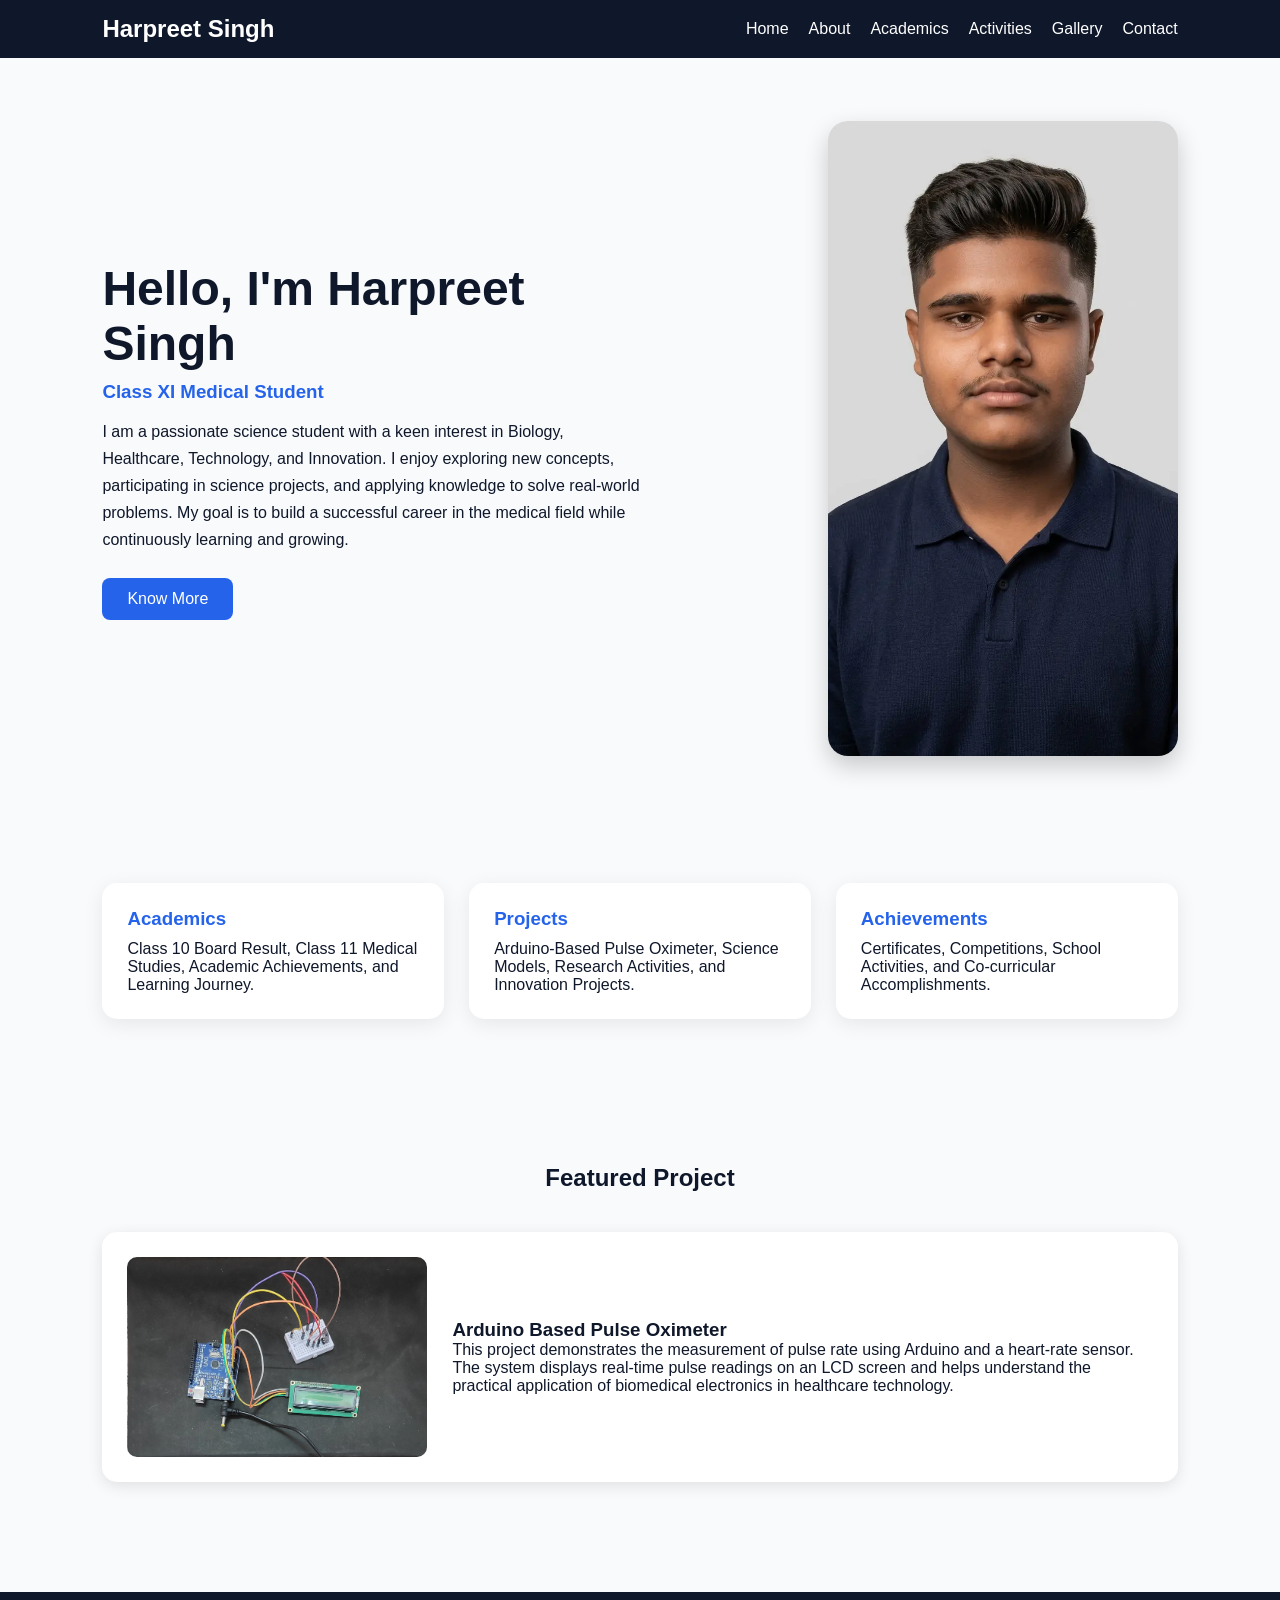
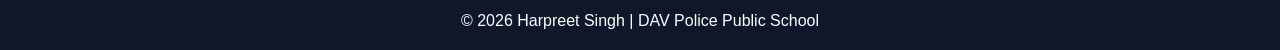
<file: index.html>
<!DOCTYPE html>
<html lang="en">
<head>
    <meta charset="UTF-8">
    <meta name="viewport" content="width=device-width, initial-scale=1.0">
    <title>Harpreet Singh | Portfolio</title>
    <link rel="icon" type="image/png" sizes="32x32" href="images/favicon.png">
    <link rel="stylesheet" href="css/style.css">
</head>
<body>

    <header>
        <nav>
            <h2 class="logo"><a href="index.html">Harpreet Singh</a></h2>

            <ul>
                <li><a href="index.html">Home</a></li>
                <li><a href="about.html">About</a></li>
                <li><a href="academics.html">Academics</a></li>
                <!-- <li><a href="projects.html">Projects</a></li> -->
                <li><a href="activities.html">Activities</a></li>
                <!-- <li><a href="certificates.html">Certificates</a></li> -->
                <li><a href="gallery.html">Gallery</a></li>
                <li><a href="contact.html">Contact</a></li>
            </ul>
        </nav>
    </header>

    <section class="hero">

        <div class="hero-text">

            <h1>Hello, I'm Harpreet Singh</h1>

            <h3>Class XI Medical Student</h3>

            <p>
               I am a passionate science student with a keen interest in Biology, Healthcare, Technology, and Innovation. I enjoy exploring new concepts, participating in science projects, and applying knowledge to solve real-world problems. My goal is to build a successful career in the medical field while continuously learning and growing.
            </p>

            <a href="about.html" class="btn">Know More</a>

        </div>

        <div class="hero-image">
            <img src="images/profile.webp" alt="Profile">
        </div>

    </section>

    <section class="cards-section">

        <div class="card">
            <h3>Academics</h3>
            <p>Class 10 Board Result, Class 11 Medical Studies, Academic Achievements, and Learning Journey.</p>
        </div>

        <div class="card">
            <h3>Projects</h3>
            <p>Arduino-Based Pulse Oximeter, Science Models, Research Activities, and Innovation Projects.</p>
        </div>

        <div class="card">
            <h3>Achievements</h3>
            <p>Certificates, Competitions, School Activities, and Co-curricular Accomplishments.</p>
        </div>

    </section>

    <section class="featured-project">

        <h2>Featured Project</h2>

        <div class="project-box gallery">

            <img src="images/pulse_oximeter.webp" alt="Project" class="lightbox-img">

            <div>
                <h3>Arduino Based Pulse Oximeter</h3>

                <p>This project demonstrates the measurement of pulse rate using Arduino and a heart-rate sensor. The system displays real-time pulse readings on an LCD screen and helps understand the practical application of biomedical electronics in healthcare technology.</p>
            </div>

        </div>
        <!-- Science Exhibition Projects
        Designed and presented working science models for educational exhibitions. -->
    </section>

    <footer>
        <p>
            © 2026 Harpreet Singh | DAV Police Public School
        </p>
    </footer>
    <div id="lightbox">

    <span id="close">&times;</span>

    <button id="prev">&#10094;</button>

    <img id="lightboxImage">

    <button id="next">&#10095;</button>

</div>

<script src="js/script.js" defer></script>
</body>
</html>
</file>
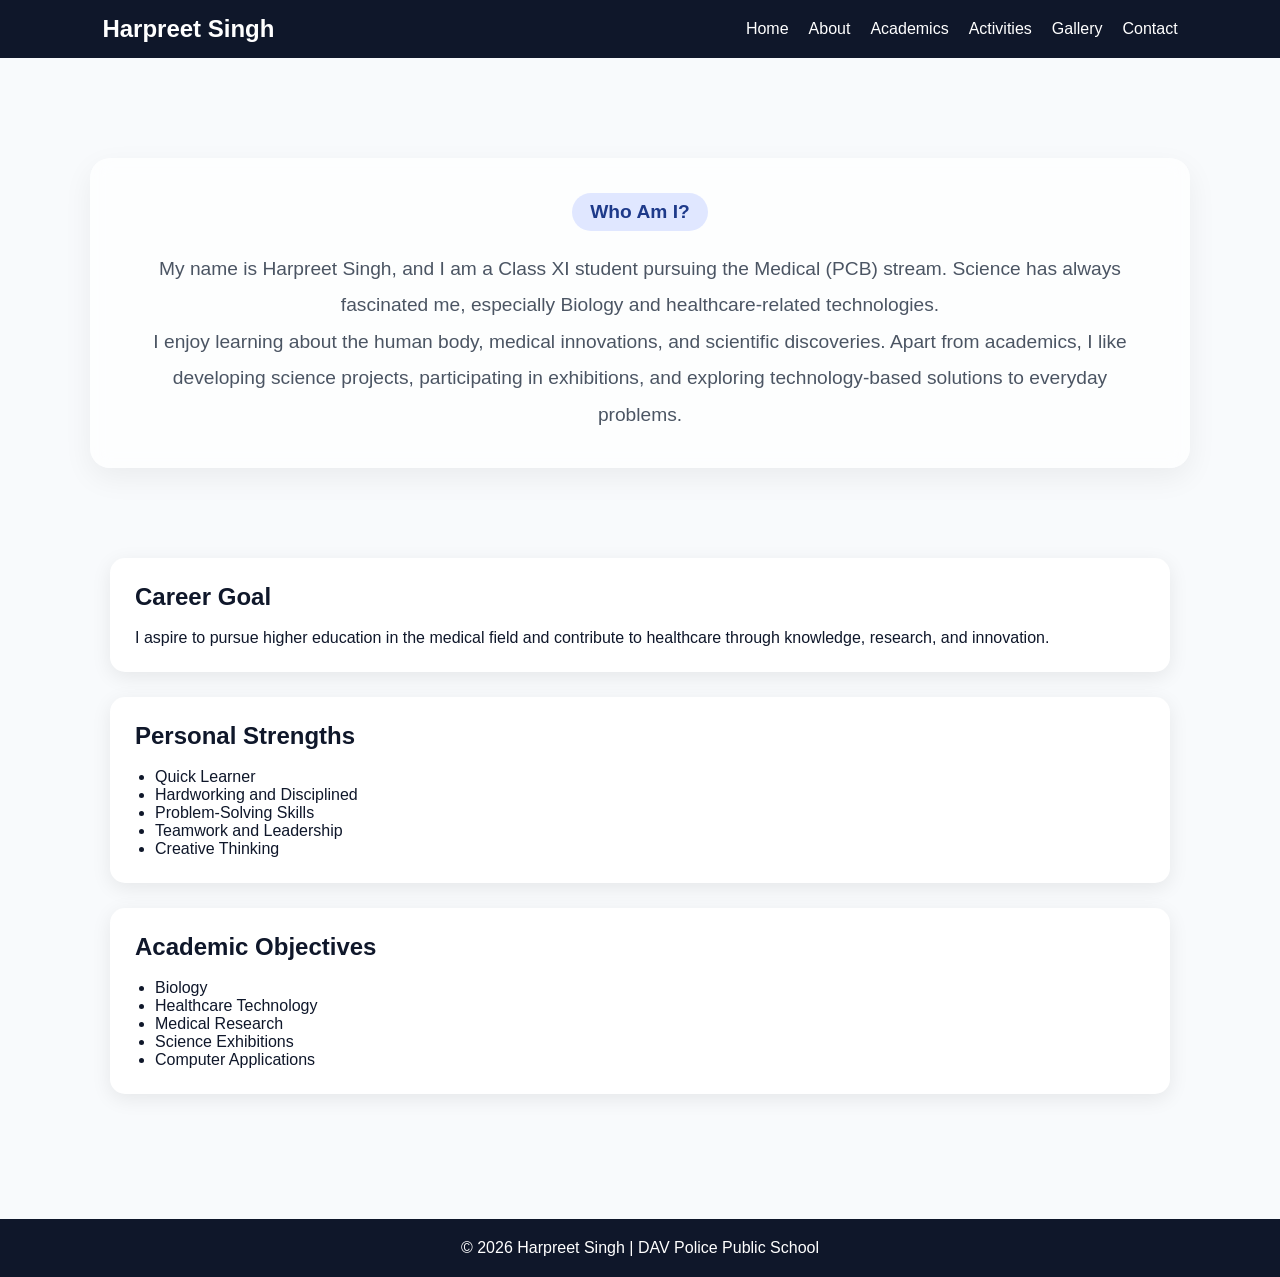
<file: about.html>
<!DOCTYPE html>
<html lang="en">

<head>
    <meta charset="UTF-8">
    <meta name="viewport" content="width=device-width, initial-scale=1.0">
    <title>About - Harpreet Singh</title>
    <link rel="icon" type="image/png" sizes="32x32" href="images/favicon.png">
    <link rel="stylesheet" href="css/style.css">
    <style>
        .about-intro {
            max-width: 1100px;
            margin: auto;
            padding: 35px 45px;
            background: rgba(255, 255, 255, 0.7);
            backdrop-filter: blur(10px);
            border-radius: 20px;
            box-shadow: 0 10px 30px rgba(0, 0, 0, 0.06);
            text-align: center;
        }

        .about-intro p {
            font-size: 1.2rem;
            line-height: 1.9;
            color: #4b5563;
            margin: 0;
        }

        .intro-tag {
            display: inline-block;
            padding: 8px 18px;
            background: #e0e7ff;
            color: #1e3a8a;
            border-radius: 50px;
            font-weight: 600;
            margin-bottom: 20px;
            font-size: 1.2rem
        }
    </style>
</head>

<body>
    <header>
        <nav  class="navbar">
            <h2 class="logo"><a href="index.html">Harpreet Singh</a></h2>
<div class="menu-toggle" id="menu-toggle">
    ☰
</div>
            <ul id="nav-links">
                <li><a href="index.html">Home</a></li>
                <li><a href="about.html">About</a></li>
                <li><a href="academics.html">Academics</a></li>
                <!-- <li><a href="projects.html">Projects</a></li> -->
                <li><a href="activities.html">Activities</a></li>
                <!-- <li><a href="certificates.html">Certificates</a></li> -->
                <li><a href="gallery.html">Gallery</a></li>
                <li><a href="contact.html">Contact</a></li>
            </ul>
        </nav>
    </header>
    <section class="page-header">
        <div class="about-intro">
            <span class="intro-tag">Who Am I?</span>

            <p>My name is Harpreet Singh, and I am a Class XI student pursuing the Medical (PCB) stream. Science has
                always
                fascinated me, especially Biology and healthcare-related technologies.
                <br>
                I enjoy learning about the human body, medical innovations, and scientific discoveries. Apart from
                academics, I like developing science projects, participating in exhibitions, and exploring
                technology-based
                solutions to everyday problems.
            </p>
        </div>


    </section>

    <section class="content">

        <div class="card">
            <h2>Career Goal</h2>
            <br>
            <p>
                I aspire to pursue higher education in the medical field and contribute to healthcare through knowledge,
                research, and innovation.
            </p>
        </div>

        <div class="card">
            <h2>Personal Strengths</h2>
            <br>
            <ul>
                <li>Quick Learner</li>
                <li>Hardworking and Disciplined</li>
                <li>Problem-Solving Skills</li>
                <li>Teamwork and Leadership</li>
                <li>Creative Thinking</li>
            </ul>
        </div>

        <div class="card">
            <h2>Academic Objectives</h2>
            <br>
            <ul>
                <li>Biology</li>
                <li>Healthcare Technology</li>
                <li>Medical Research</li>
                <li>Science Exhibitions</li>
                <li>Computer Applications</li>
            </ul>
        </div>

    </section>
    <footer>
        <p>
            © 2026 Harpreet Singh | DAV Police Public School
        </p>
    </footer>
    <script src="js/script.js" defer></script>

</body>

</html>
</file>
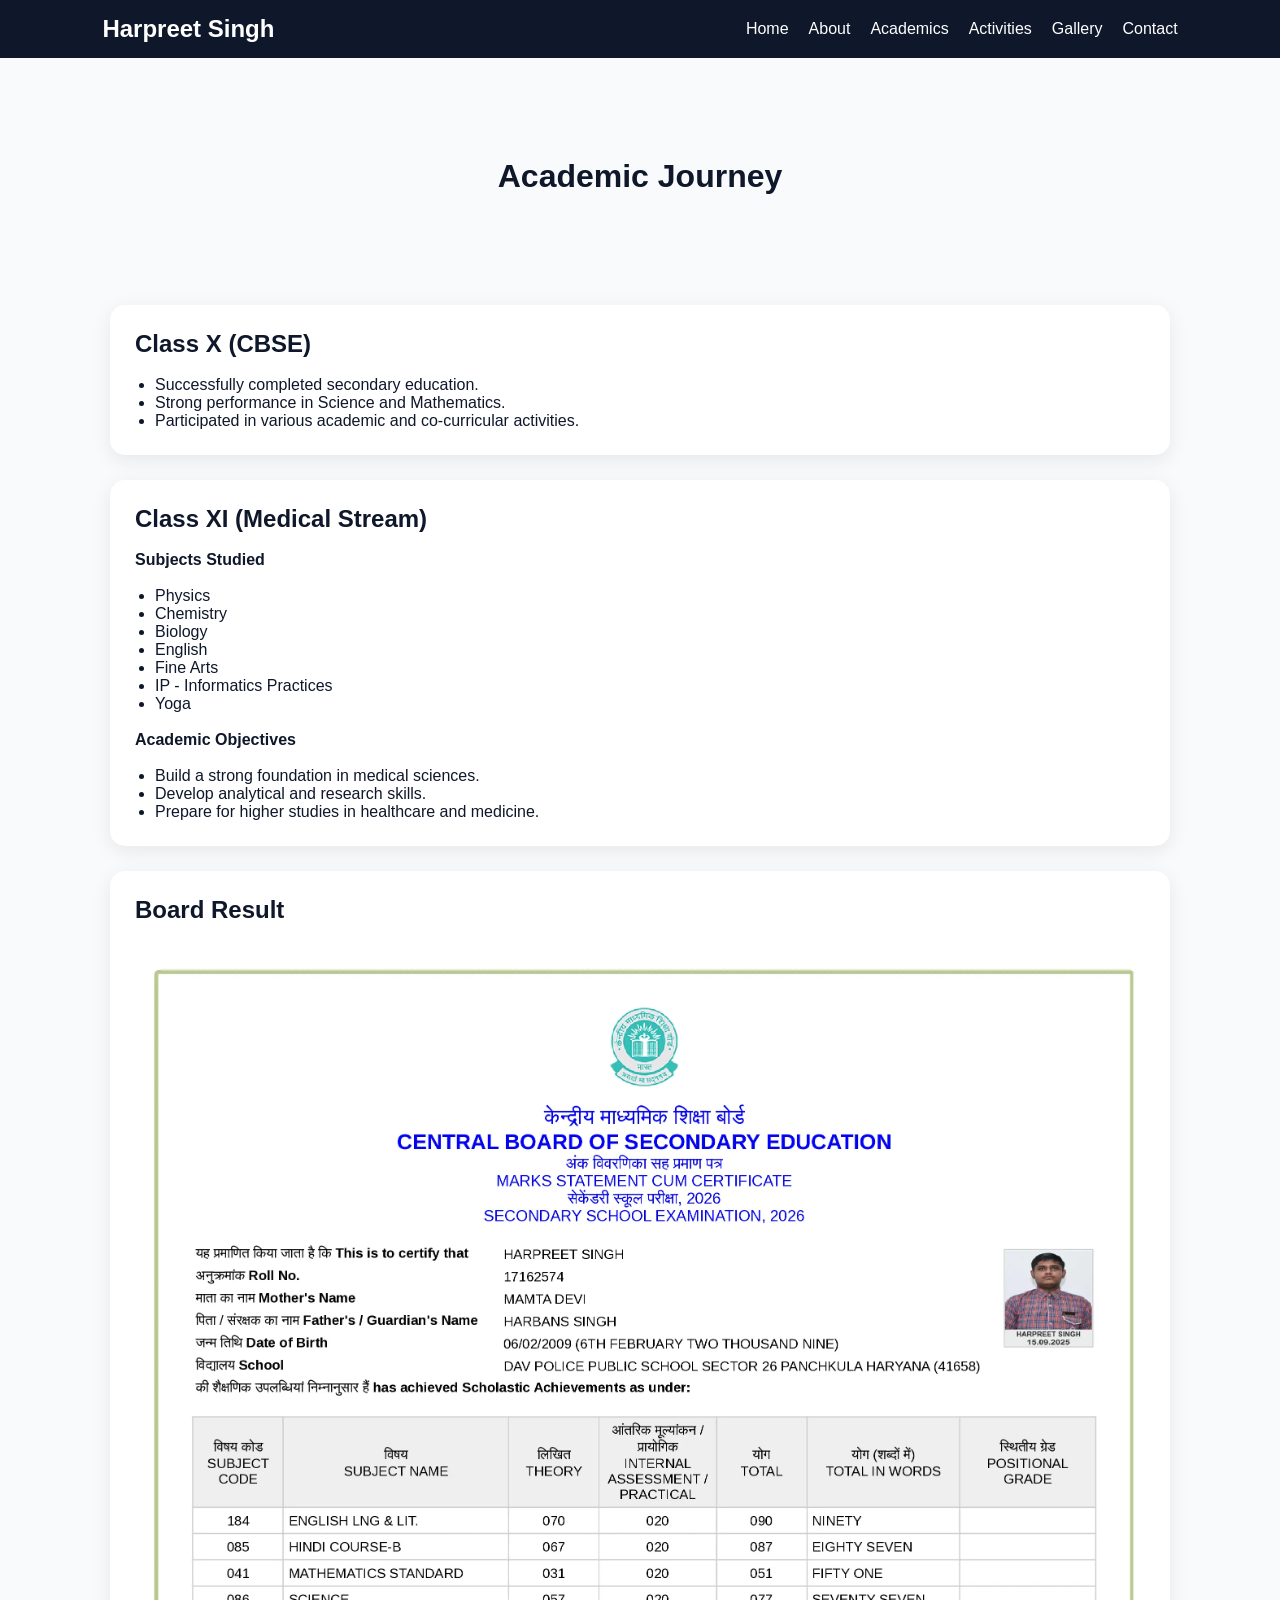
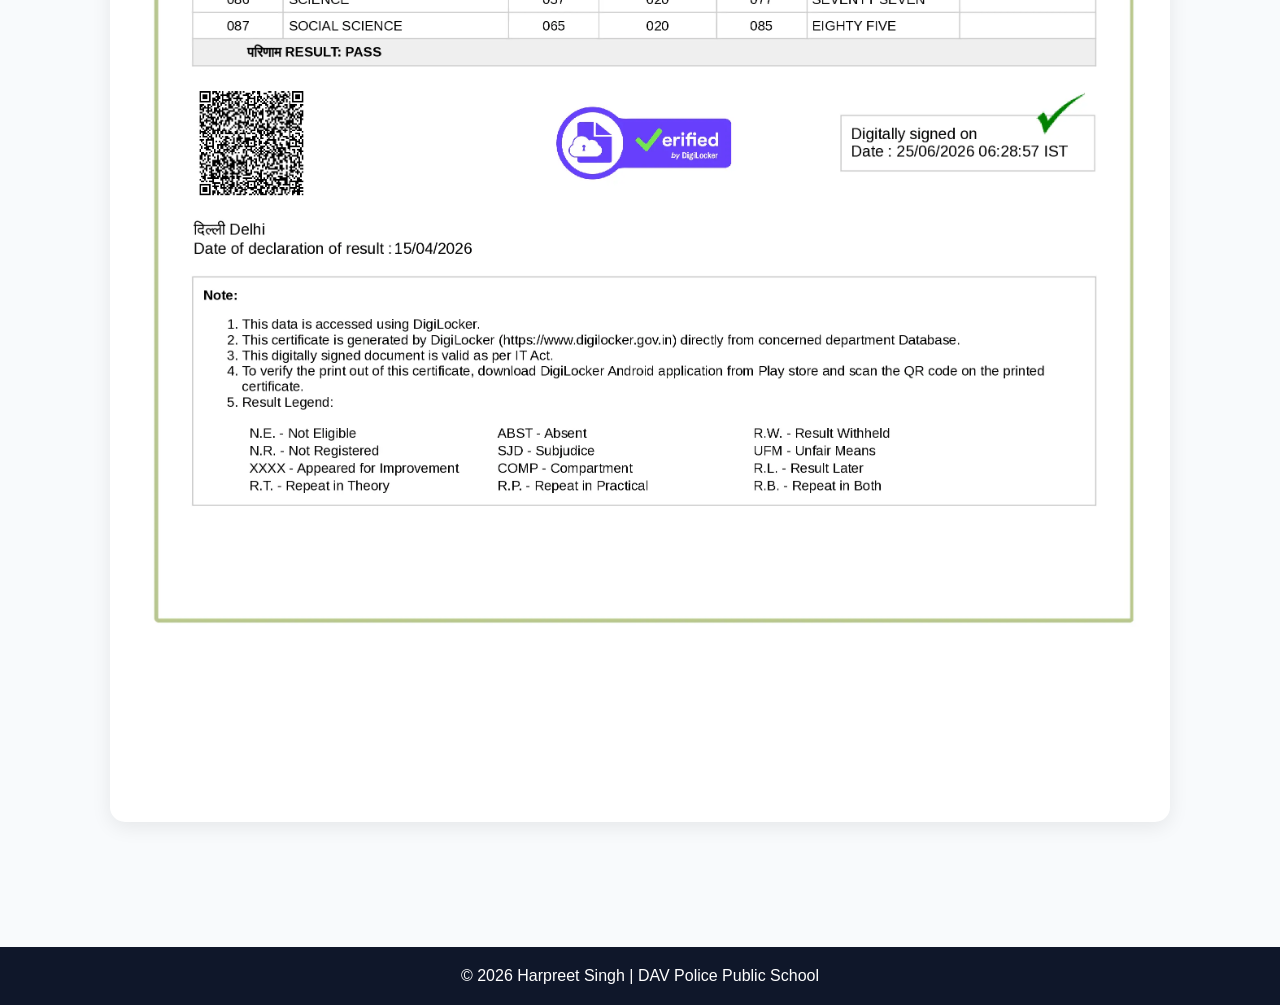
<file: academics.html>
<!DOCTYPE html>
<html lang="en">
<head>
    <meta charset="UTF-8">
    <meta name="viewport" content="width=device-width, initial-scale=1.0">
    <title>Academics - Harpreet Singh</title>
    <link rel="icon" type="image/png" sizes="32x32" href="images/favicon.png">
    <link rel="stylesheet" href="css/style.css">
  <style>
    .result-img{
    width:100%;
    border-radius:10px;
    margin:20px 0;
}
  </style>
</head>
<body>
<header>
    <nav>
        <h2 class="logo"><a href="index.html">Harpreet Singh</a></h2>

        <ul>
            <li><a href="index.html">Home</a></li>
            <li><a href="about.html">About</a></li>
            <li><a href="academics.html">Academics</a></li>
            <!-- <li><a href="projects.html">Projects</a></li> -->
            <li><a href="activities.html">Activities</a></li>
            <!-- <li><a href="certificates.html">Certificates</a></li> -->
            <li><a href="gallery.html">Gallery</a></li>
            <li><a href="contact.html">Contact</a></li>
        </ul>
    </nav>
</header>
    <section class="page-header">
        <h1>Academic Journey</h1>
    </section>

    <section class="content">

<div class="card">
    <h2>Class X (CBSE)</h2>
    <br>
    <!-- <img src="images/result.jpg" class="result-img"> -->
    <ul>
        <li>Successfully completed secondary education.</li>
        <li>Strong performance in Science and Mathematics.</li>
        <li>Participated in various academic and co-curricular activities.</li>
    </ul>
</div>

<div class="card">
    <h2>Class XI (Medical Stream)</h2>
    <br>
    <strong><p>Subjects Studied</p></strong>
    <br>
    <ul>
        <li>Physics</li>
        <li>Chemistry</li>
        <li>Biology</li>
        <li>English</li>
        <li>Fine Arts</li>
        <li>IP - Informatics Practices</li>
        <li>Yoga</li>
    </ul>
    <br>
    <strong><p>Academic Objectives</p></strong>
    <br>
    <ul>
        <li>Build a strong foundation in medical sciences.</li>
        <li>Develop analytical and research skills.</li>
        <li>Prepare for higher studies in healthcare and medicine.</li>
    </ul>
</div>

        <div class="card gallery">
    <h2>Board Result</h2>
        <img src="images/10_marksheet.webp" class="result-img lightbox-img">
</div>
        
</section>
 <footer>
        <p>
            © 2026 Harpreet Singh | DAV Police Public School
        </p>
    </footer>

    <div id="lightbox">

    <span id="close">&times;</span>

    <button id="prev">&#10094;</button>

    <img id="lightboxImage">

    <button id="next">&#10095;</button>

</div>
<script src="js/script.js" defer></script>

</body>
</html>
</file>
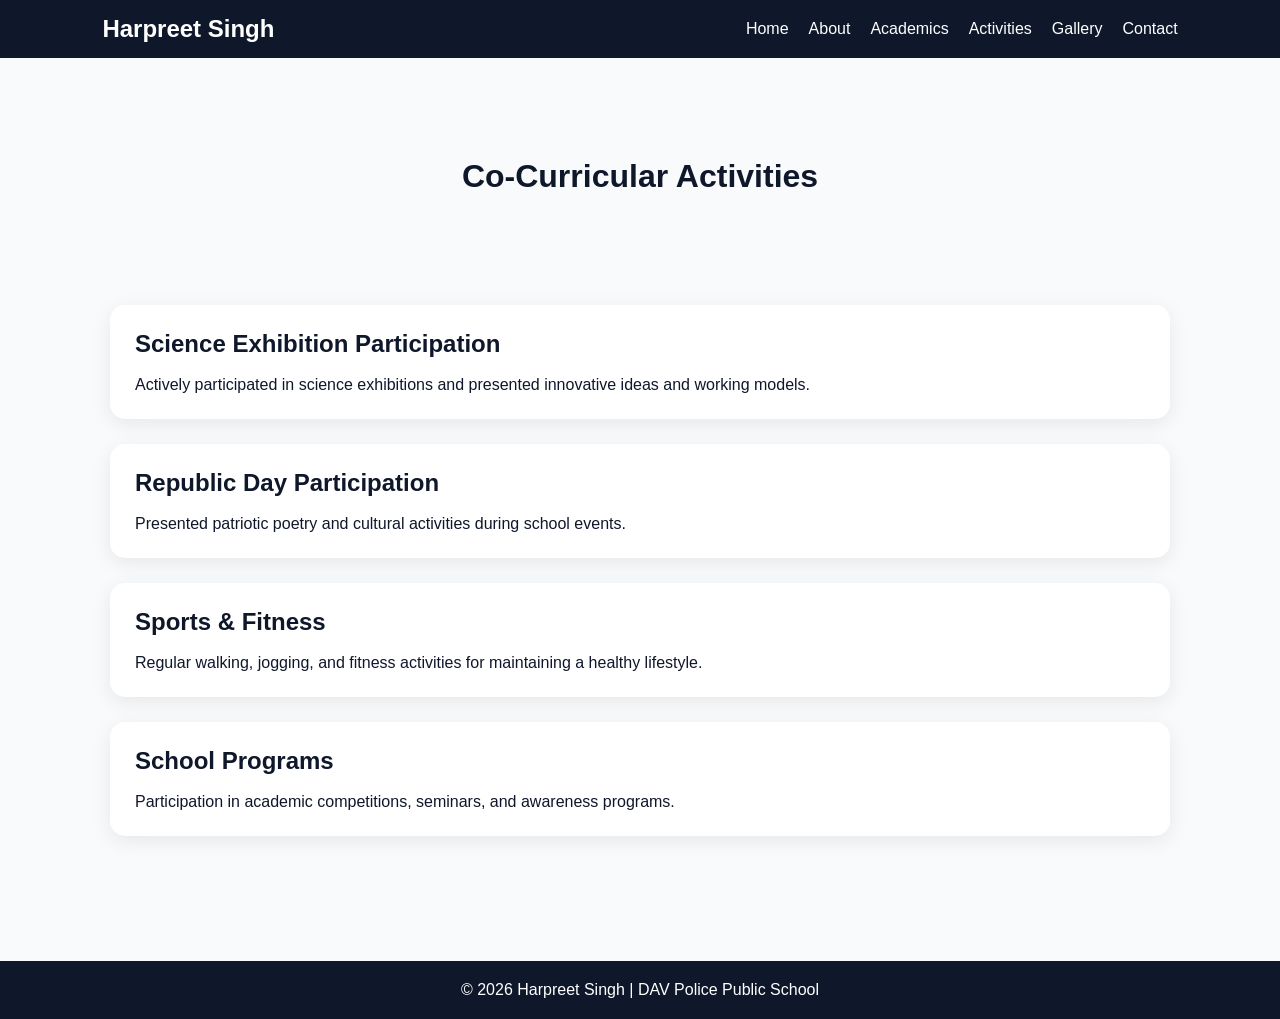
<file: activities.html>
<!DOCTYPE html>
<html lang="en">

<head>
    <meta charset="UTF-8">
    <meta name="viewport" content="width=device-width, initial-scale=1.0">
    <title>Activities - Harpreet Singh</title>
    <link rel="icon" type="image/png" sizes="32x32" href="images/favicon.png">
    <link rel="stylesheet" href="css/style.css">
    <script>
    // (function() {
    //   const link = document.createElement('link');
    //   link.rel = 'stylesheet';

    //   const timestamp = new Date().getTime();
    //   link.href = 'css/style.css?v=' + timestamp;

    //   document.head.appendChild(link);
    // })();
  </script>
</head>

<body>
    <header>
        <nav>
            <h2 class="logo"><a href="index.html">Harpreet Singh</a></h2>

            <ul>
                <li><a href="index.html">Home</a></li>
                <li><a href="about.html">About</a></li>
                <li><a href="academics.html">Academics</a></li>
                <!-- <li><a href="projects.html">Projects</a></li> -->
                <li><a href="activities.html">Activities</a></li>
                <!-- <li><a href="certificates.html">Certificates</a></li> -->
                <li><a href="gallery.html">Gallery</a></li>
                <li><a href="contact.html">Contact</a></li>
            </ul>
        </nav>
    </header>
    <section class="page-header">
        <h1>Co-Curricular Activities</h1>
    </section>

    <section class="content">

        <div class="card">
            <h2>Science Exhibition Participation</h2>
            <br>
            <p>
                Actively participated in science exhibitions and presented innovative ideas and working models.
            </p>
        </div>

        <div class="card">
            <h2>Republic Day Participation</h2>
            <br>
            <p>
                Presented patriotic poetry and cultural activities during school events.
            </p>
        </div>

        <div class="card">
            <h2>Sports & Fitness</h2>
            <br>
            <p>
                Regular walking, jogging, and fitness activities for maintaining a healthy lifestyle.
            </p>
        </div>

        <div class="card">
            <h2>School Programs</h2>
            <br>
            <p>
                Participation in academic competitions, seminars, and awareness programs.
            </p>
        </div>

    </section>
    <footer>
        <p>
            © 2026 Harpreet Singh | DAV Police Public School
        </p>
    </footer>
    <script src="js/script.js" defer></script>

</body>

</html>
</file>
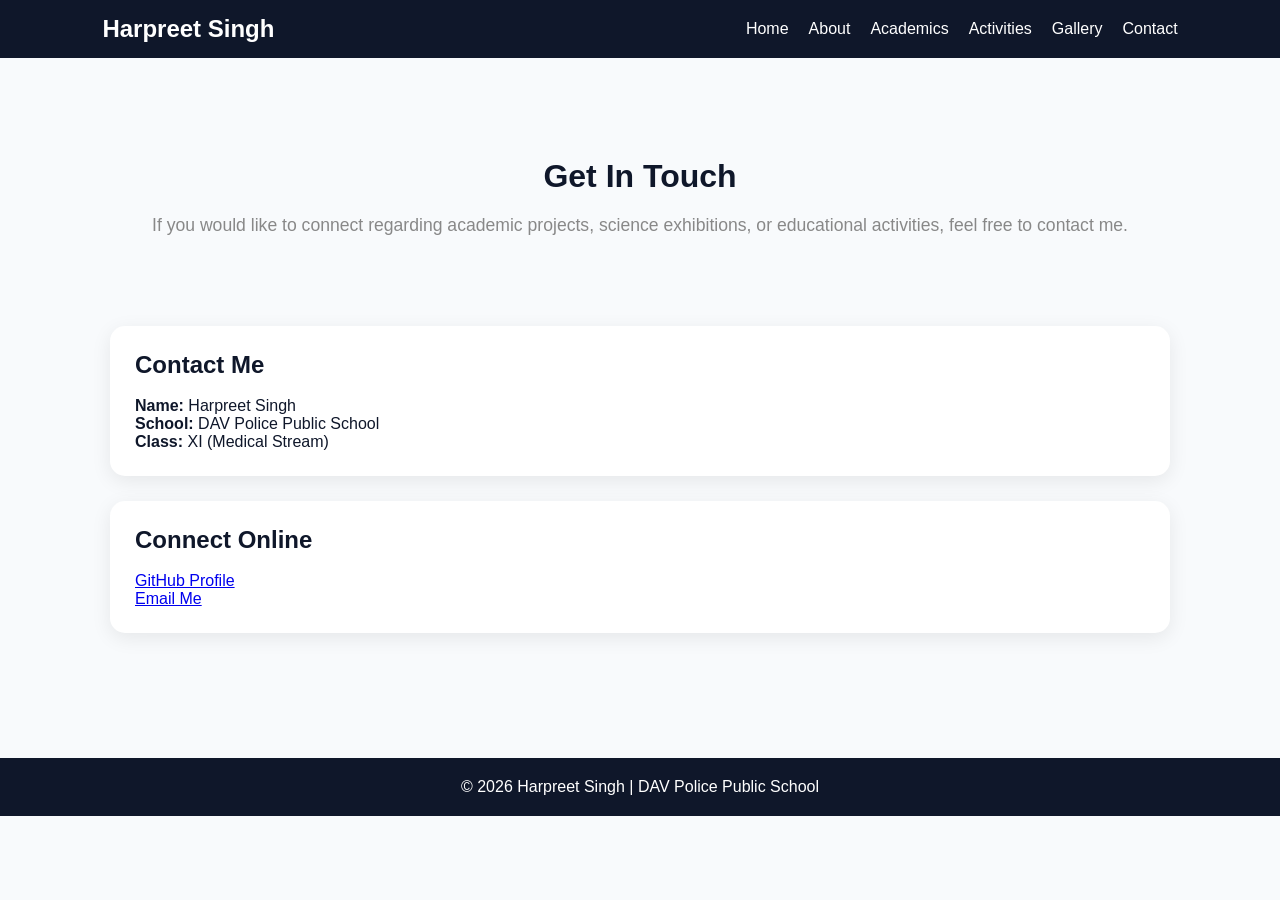
<file: contact.html>
<!DOCTYPE html>
<html lang="en">
<head>
    <meta charset="UTF-8">
    <meta name="viewport" content="width=device-width, initial-scale=1.0">
    <title>About - Harpreet Singh</title>
    <link rel="icon" type="image/png" sizes="32x32" href="images/favicon.png">
    <link rel="stylesheet" href="css/style.css">
    <script>
    // (function() {
    //   const link = document.createElement('link');
    //   link.rel = 'stylesheet';

    //   const timestamp = new Date().getTime();
    //   link.href = 'css/style.css?v=' + timestamp;

    //   document.head.appendChild(link);
    // })();
  </script>
</head>
<body>
<header>
    <nav>
        <h2 class="logo"><a href="index.html">Harpreet Singh</a></h2>

        <ul>
            <li><a href="index.html">Home</a></li>
            <li><a href="about.html">About</a></li>
            <li><a href="academics.html">Academics</a></li>
            <!-- <li><a href="projects.html">Projects</a></li> -->
            <li><a href="activities.html">Activities</a></li>
            <!-- <li><a href="certificates.html">Certificates</a></li> -->
            <li><a href="gallery.html">Gallery</a></li>
            <li><a href="contact.html">Contact</a></li>
        </ul>
    </nav>
</header>
    <section class="page-header">
        <h1>Get In Touch</h1>
        <p>If you would like to connect regarding academic projects, science exhibitions, or educational activities, feel free to contact me.</p>
    </section>

    <section class="content">

<div class="card">

    <h2>Contact Me</h2>
    <br>
    <p><strong>Name:</strong> Harpreet Singh</p>
    <p><strong>School:</strong> DAV Police Public School</p>
    <p><strong>Class:</strong> XI (Medical Stream)</p>

</div>

<div class="card">
    <h2>Connect Online</h2>
<br>
    <a href="https://github.com/H-A-R-P-R-E-E-T" target="_blank">
        GitHub Profile
    </a>
    <br>
    <a href="mailto:baljeetakkashyap@gmail.com">
        Email Me
    </a>
</div>

</section>
 <footer>
        <p>
            © 2026 Harpreet Singh | DAV Police Public School
        </p>
    </footer>
    <script src="js/script.js" defer></script>

</body>
</html>
</file>
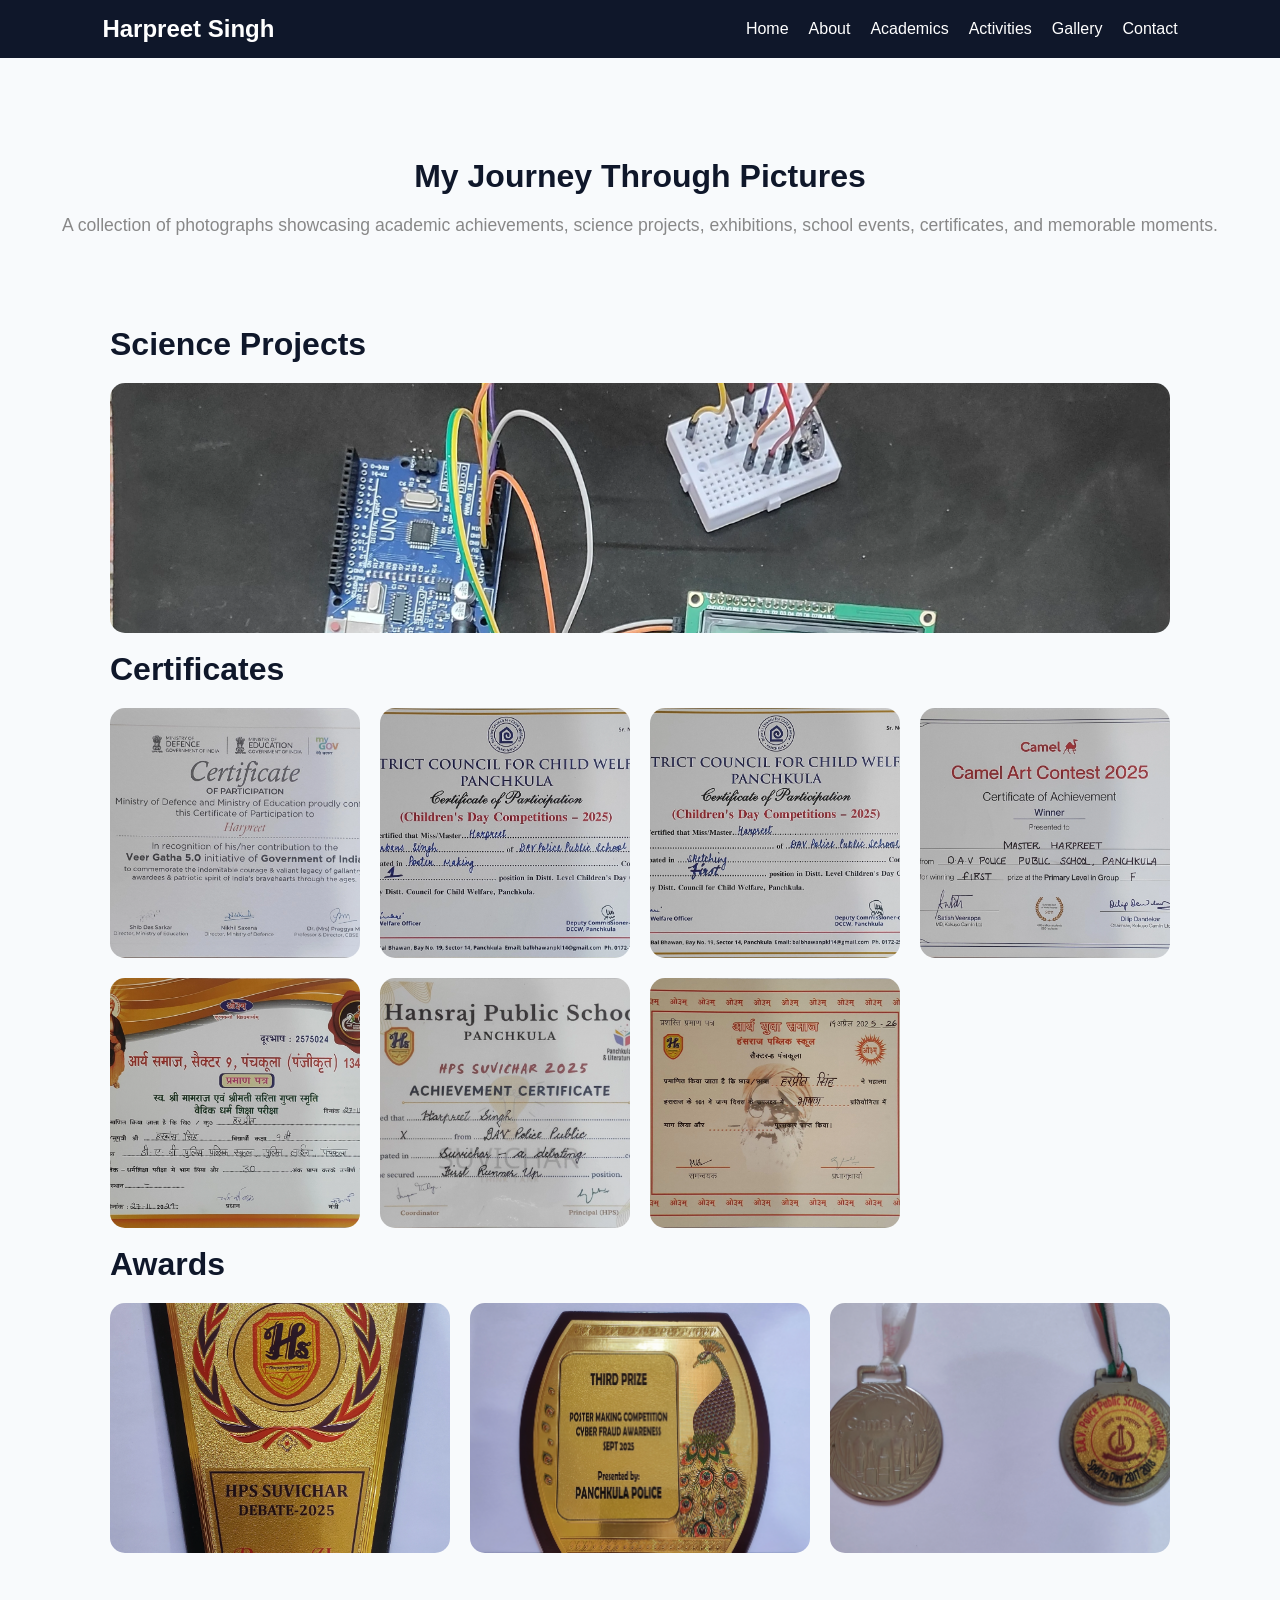
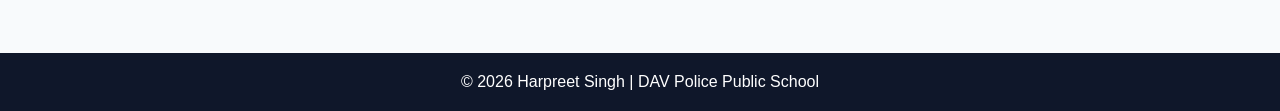
<file: gallery.html>
<!DOCTYPE html>
<html lang="en">
<head>
    <meta charset="UTF-8">
    <meta name="viewport" content="width=device-width, initial-scale=1.0">
    <title>Gallery - Harpreet Singh</title>
    <link rel="icon" type="image/png" sizes="32x32" href="images/favicon.png">
    <link rel="stylesheet" href="css/style.css">
  <style>
    .gallery{
    display:grid;
    grid-template-columns:repeat(auto-fit,minmax(250px,1fr));
    gap:20px;
}
.gallery img{
    width:100%;
    height:250px;
    object-fit:cover;
    border-radius:15px;
}
  </style>
</head>
<body>
<header>
    <nav>
        <h2 class="logo"><a href="index.html">Harpreet Singh</a></h2>

        <ul>
            <li><a href="index.html">Home</a></li>
            <li><a href="about.html">About</a></li>
            <li><a href="academics.html">Academics</a></li>
            <!-- <li><a href="projects.html">Projects</a></li> -->
            <li><a href="activities.html">Activities</a></li>
            <!-- <li><a href="certificates.html">Certificates</a></li> -->
            <li><a href="gallery.html">Gallery</a></li>
            <li><a href="contact.html">Contact</a></li>
        </ul>
    </nav>
</header>
    <section class="page-header">
        <h1>My Journey Through Pictures</h1>
        <p>A collection of photographs showcasing academic achievements, science projects, exhibitions, school events, certificates, and memorable moments.</p>
    </section>

    <section class="content">

<!-- <h2 class="section-title">School Events</h2>

<div class="gallery">
    <img src="images/g1.jpg">
    <img src="images/g2.jpg">
    <img src="images/g3.jpg">
    <img src="images/g4.jpg">
</div>

        <br> -->

        <h2 class="section-title">Science Projects</h2>

<div class="gallery">
    <img src="images/pulse_oximeter.webp" class="lightbox-img" alt="img">
</div>

<br>

        <h2 class="section-title">Certificates</h2>

<div class="gallery">
    <img src="images/cert1.webp" class="lightbox-img" alt="img">
    <img src="images/cert2.webp" class="lightbox-img" alt="img">
    <img src="images/cert3.webp" class="lightbox-img" alt="img">
    <img src="images/cert4.webp" class="lightbox-img" alt="img">
    <img src="images/cert5.webp" class="lightbox-img" alt="img">
    <img src="images/cert6.webp" class="lightbox-img" alt="img">
    <img src="images/cert8.webp" class="lightbox-img" alt="img">
</div>

        <br> 

        <h2 class="section-title">Awards</h2>

<div class="gallery">
    <img src="images/award1.webp" class="lightbox-img" alt="img">
    <img src="images/award2.webp" class="lightbox-img" alt="img">
    <img src="images/cert7.webp" class="lightbox-img" alt="img">

</div>
        
</section>
 <footer>
        <p>
            © 2026 Harpreet Singh | DAV Police Public School
        </p>
    </footer>
    <div id="lightbox">

    <span id="close">&times;</span>

    <button id="prev">&#10094;</button>

    <img id="lightboxImage">

    <button id="next">&#10095;</button>

</div>
    <script src="js/script.js" defer></script>

</body>
</html>
</file>
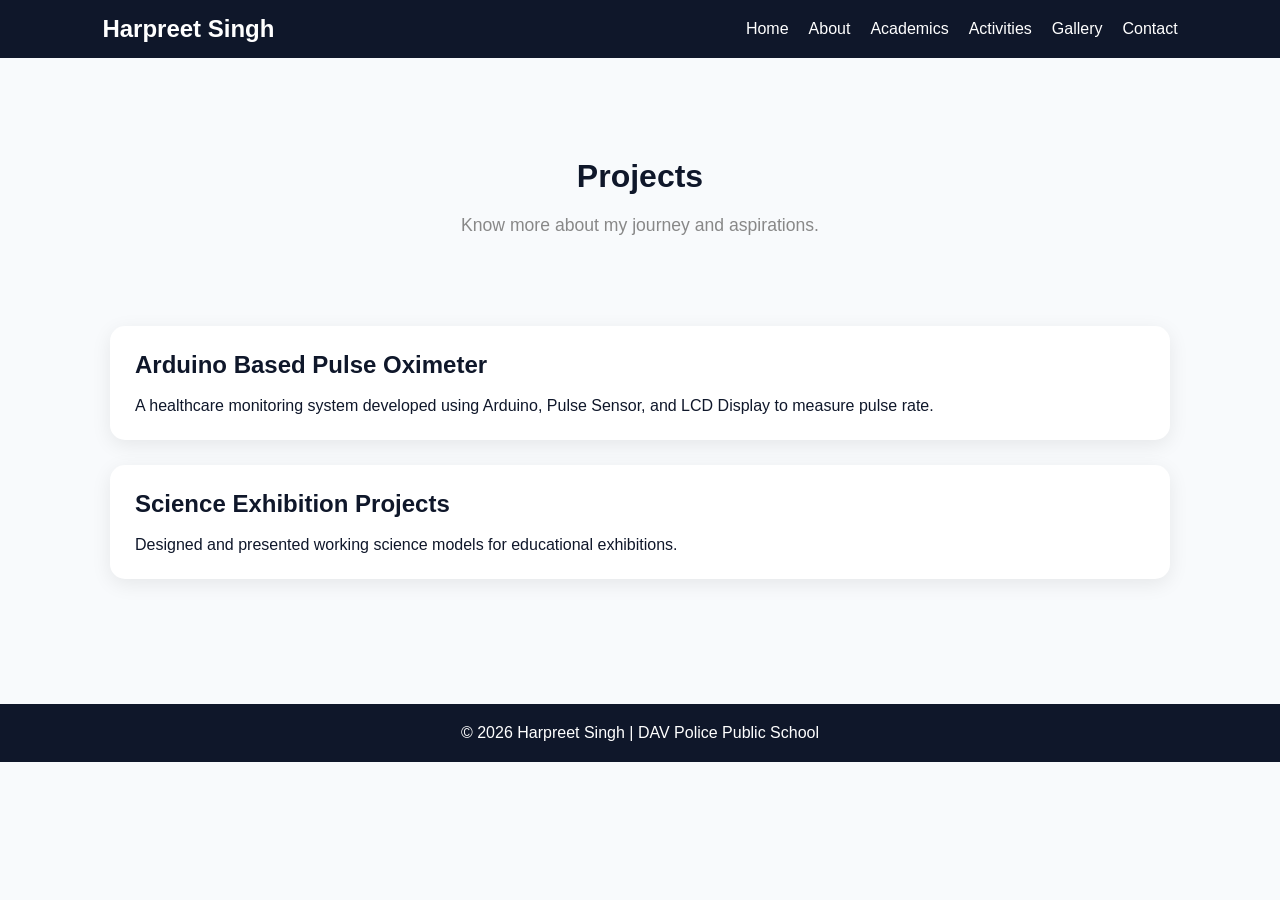
<file: projects.html>
<!DOCTYPE html>
<html lang="en">
<head>
    <meta charset="UTF-8">
    <meta name="viewport" content="width=device-width, initial-scale=1.0">
    <title>Projects - Harpreet Singh</title>
    <link rel="icon" type="image/png" sizes="32x32" href="images/favicon.png">
    <link rel="stylesheet" href="css/style.css">
    <!-- <script>
    (function() {
      const link = document.createElement('link');
      link.rel = 'stylesheet';

      const timestamp = new Date().getTime();
      link.href = 'css/style.css?v=' + timestamp;

      document.head.appendChild(link);
    })(); -->
  </script>
</head>
<body>
<header>
    <nav>
        <h2 class="logo"><a href="index.html">Harpreet Singh</a></h2>

        <ul>
            <li><a href="index.html">Home</a></li>
            <li><a href="about.html">About</a></li>
            <li><a href="academics.html">Academics</a></li>
            <!-- <li><a href="projects.html">Projects</a></li> -->
            <li><a href="activities.html">Activities</a></li>
            <!-- <li><a href="certificates.html">Certificates</a></li> -->
            <li><a href="gallery.html">Gallery</a></li>
            <li><a href="contact.html">Contact</a></li>
        </ul>
    </nav>
</header>
    <section class="page-header">
        <h1>Projects</h1>
        <p>Know more about my journey and aspirations.</p>
    </section>

    <section class="content">

<div class="card">
    <h2>Arduino Based Pulse Oximeter</h2>
<br>
    <p>
        A healthcare monitoring system developed using Arduino, Pulse Sensor,
        and LCD Display to measure pulse rate.
    </p>
</div>

<div class="card">
    <h2>Science Exhibition Projects</h2>
<br>
    <p>
        Designed and presented working science models for educational exhibitions.
    </p>
</div>

</section>
 <footer>
        <p>
            © 2026 Harpreet Singh | DAV Police Public School
        </p>
    </footer>
    <script src="js/script.js" defer></script>

</body>
</html>
</file>
<file: css/style.css>
*{
    margin:0;
    padding:0;
    box-sizing:border-box;
    font-family:'Segoe UI',sans-serif;
}

body{
    background:#f8fafc;
    color:#0f172a;
}

header{
    background:#0f172a;
    padding:15px 8%;
}

nav{
    display:flex;
    justify-content:space-between;
    align-items:center;
}

.logo a {
    color: white;
    text-decoration: none;
}

nav ul{
    list-style:none;
    display:flex;
    gap:20px;
}

nav ul li a{
    color:white;
    text-decoration:none;
    transition:.3s;
}

nav ul li a:hover{
    color:#38bdf8;
}

.hero{
    min-height:85vh;
    display:flex;
    justify-content:space-between;
    align-items:center;
    padding:50px 8%;
}

.hero-text{
    width:50%;
}

.hero-text h1{
    font-size:3rem;
    margin-bottom:10px;
}

.hero-text h3{
    color:#2563eb;
    margin-bottom:15px;
}

.hero-text p{
    line-height:1.7;
    margin-bottom:25px;
}

.btn{
    display:inline-block;
    background:#2563eb;
    color:white;
    text-decoration:none;
    padding:12px 25px;
    border-radius:8px;
}

.btn:hover{
    background:#1d4ed8;
}

.hero-image img{
    width:350px;
    border-radius:20px;
    box-shadow:0 10px 25px rgba(0,0,0,.2);
}

.cards-section{
    padding:60px 8%;
    display:grid;
    grid-template-columns:repeat(auto-fit,minmax(250px,1fr));
    gap:25px;
}

.card{
    background:white;
    padding:25px;
    border-radius:15px;
    box-shadow:0 4px 15px rgba(0,0,0,.1);
    transition:.3s;
}

.card:hover{
    transform:translateY(-10px);
}

.card h3{
    color:#2563eb;
    margin-bottom:10px;
}

.card ul {
    padding-left: 20px;
}

.featured-project{
    padding:60px 8%;
}

.featured-project h2{
    text-align:center;
    margin-bottom:40px;
}

.project-box{
    background:white;
    border-radius:15px;
    padding:25px;
    display:flex;
    gap:25px;
    align-items:center;
    box-shadow:0 4px 15px rgba(0,0,0,.1);
}

.project-box img{
    width:300px;
    border-radius:10px;
}

footer{
    background:#0f172a;
    color:white;
    text-align:center;
    padding:20px;
    margin-top:50px;
}

.page-header{
    text-align:center;
    padding:100px 20px 40px;
    /* max-width: 1100px;
    margin: auto; */
}

.page-header h1{
    /* font-size:3rem; */
    font-size:2rem;
    margin-bottom:20px;
}

.page-header p{
    color:#888;
    font-size:1.1rem;
}

.content{
    max-width:1100px;
    margin:auto;
    padding:50px 20px;
}

.section-title{
    font-size:2rem;
    margin-bottom:20px;
}

.card{
    background:white;
    padding:25px;
    border-radius:15px;
    box-shadow:0 5px 20px rgba(0,0,0,.08);
    margin-bottom:25px;
}

.gallery img{
    cursor:pointer;
    transition:.3s;
}

.gallery img:hover{
    transform:scale(1.03);
}

#lightbox{
    position:fixed;
    inset:0;
    background:rgba(0,0,0,.92);
    display:flex;
    justify-content:center;
    align-items:center;
    opacity:0;
    visibility:hidden;
    transition:.3s;
    z-index:9999;
}

#lightbox.active{
    opacity:1;
    visibility:visible;
}

#lightbox img{
    max-width:85%;
    max-height:85%;
    border-radius:15px;
    box-shadow:0 20px 60px rgba(0,0,0,.5);
    animation:zoom .3s;
}

@keyframes zoom{

from{
transform:scale(.8);
opacity:0;
}

to{
transform:scale(1);
opacity:1;
}

}

#close{
position:absolute;
top:25px;
right:40px;
font-size:50px;
color:white;
cursor:pointer;
}

#prev,#next{
position:absolute;
top:50%;
transform:translateY(-50%);
width:55px;
height:55px;
border:none;
border-radius:50%;
/* background:rgba(255,255,255,.15); */
background:rgb(255 255 255 / 5%);
/* color:white; */
color:#ffffff78;
font-size:28px;
cursor:pointer;
backdrop-filter:blur(10px);
transition:.3s;
}

#prev:hover,
#next:hover{
background:white;
color:#111;
}

#prev{
left:35px;
}

#next{
right:35px;
}

.menu-toggle{
    display:none;
    font-size:30px;
    color:#fff;
    cursor:pointer;
    user-select:none;
}

@media(max-width:900px){

    .hero{
        flex-direction:column;
        text-align:center;
    }

    .hero-text{
        width:100%;
        margin-bottom:40px;
    }

    .project-box{
        flex-direction:column;
    }
}


@media (max-width:768px){

    nav{
        flex-direction: row;
        justify-content: space-between;
        align-items: center;
        position: relative;
    }

    .menu-toggle{
        display:block;
        font-size:32px;
    }

    #nav-links{

        position:absolute;
        top:100%;
        left:0;

        width:100%;

        display:none;

        flex-direction:column;

        background:#0f172a;

        padding:20px 0;

        text-align:center;

        gap:20px;

        z-index:999;

    }

    #nav-links.active{
        display:flex;
    }

}
</file>
